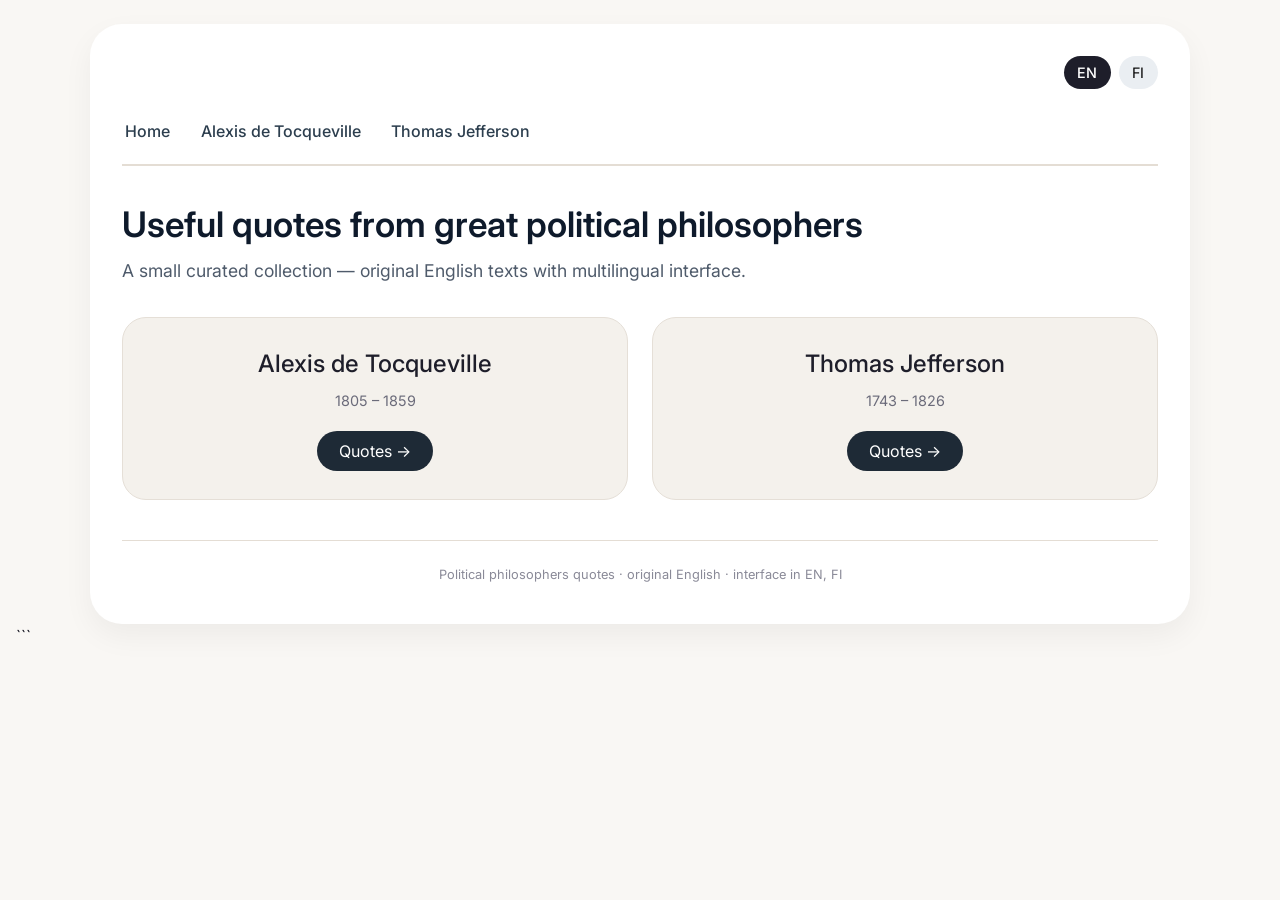
<file: index.html>
<!DOCTYPE html>
<html lang="en">
<head>
  <meta charset="UTF-8">
  <meta name="viewport" content="width=device-width, initial-scale=1.0">
  <title>Political Philosophers · Quotes</title>
  <link rel="preconnect" href="https://fonts.googleapis.com">
  <link href="https://fonts.googleapis.com/css2?family=Inter:opsz,wght@14..32,400;14..32,500;14..32,600&display=swap" rel="stylesheet">
  <style>
    * { margin: 0; padding: 0; box-sizing: border-box; }
    body {
      font-family: 'Inter', system-ui, sans-serif;
      background: #f9f7f4; color: #1e1e2a; line-height: 1.5; padding: 1.5rem 1rem;
    }
    .container {
      max-width: 1100px; margin: 0 auto; background: #fff;
      border-radius: 2rem; box-shadow: 0 12px 30px rgba(0,0,0,.05);
      padding: 2rem 2rem 2.5rem;
    }
    .lang-bar {
      display: flex; justify-content: flex-end; gap: .5rem;
      margin-bottom: 1.5rem; font-size: .9rem;
    }
    .lang-bar button {
      background: #eaeef2; border: none; padding: .35rem .85rem;
      border-radius: 30px; cursor: pointer; font: inherit;
      transition: background .2s, color .2s;
    }
    .lang-bar button:hover { background: #dde3e9; }
    .lang-bar button.active { background: #1e1e2a; color: #fff; font-weight: 500; }

    h1 { font-size: 2.2rem; font-weight: 600; margin-bottom: .5rem; color: #0e1a2b; }
    h2 { font-size: 1.7rem; font-weight: 500; margin-bottom: 1.25rem;
         border-left: 5px solid #b7a68b; padding-left: 1rem; }
    .subhead { color: #4f5b6b; margin-bottom: 2rem; font-size: 1.1rem; }

    .top-nav {
      display: flex; flex-wrap: wrap; gap: .75rem 1.5rem;
      margin-bottom: 2rem; padding-bottom: .75rem;
      border-bottom: 2px solid #e4ddd4;
    }
    .top-nav a {
      font-weight: 500; padding: .4rem .2rem; color: #2c3e4e;
      border-bottom: 2px solid transparent; transition: border-color .2s;
      cursor: pointer;
    }
    .top-nav a:hover { border-bottom-color: #b7a68b; }

    .authors-grid { display: flex; flex-wrap: wrap; gap: 1.5rem; margin-top: 1rem; }
    .author-card {
      flex: 1 1 220px; background: #f4f1ec; padding: 1.75rem 1.5rem;
      border-radius: 1.5rem; border: 1px solid #e5dfd7; text-align: center;
      transition: transform .15s, box-shadow .2s;
    }
    .author-card:hover { transform: translateY(-3px); box-shadow: 0 12px 22px -8px rgba(0,0,0,.1); }
    .author-card h3 { font-size: 1.5rem; font-weight: 500; margin-bottom: .5rem; }
    .author-card .years { font-size: .9rem; color: #6b6b7a; margin-bottom: 1.2rem; }
    .author-card .btn {
      display: inline-block; background: #1e2a36; color: #fff;
      padding: .5rem 1.4rem; border-radius: 40px; font-size: .9rem;
      cursor: pointer; border: none; font: inherit;
    }
    .author-card .btn:hover { background: #2f4050; }

    .quote-list { display: flex; flex-direction: column; gap: 2rem; margin-top: 1.5rem; }
    .quote-item {
      background: #faf8f5; padding: 1.5rem 1.8rem; border-radius: 1.5rem;
      border-left: 6px solid #b7a68b;
    }
    .quote-text { font-size: 1.2rem; font-style: italic; margin-bottom: .8rem; line-height: 1.6; }
    .quote-source {
      font-size: .9rem; color: #5a6675; display: flex;
      justify-content: space-between; flex-wrap: wrap; gap: .5rem;
    }
    .quote-lang {
      background: #e4ddd4; padding: .2rem .75rem; border-radius: 20px;
      font-size: .75rem; font-weight: 600; text-transform: uppercase;
    }
    .back-link { display: inline-block; margin-top: 2rem; color: #4f5b6b;
      border-bottom: 1px dashed #b7a68b; cursor: pointer; }
    .back-link:hover { color: #1e1e2a; border-bottom-style: solid; }

    @media (max-width: 600px) {
      .container { padding: 1.5rem 1.25rem; }
      h1 { font-size: 1.8rem; } h2 { font-size: 1.4rem; }
      .quote-item { padding: 1.25rem; } .quote-text { font-size: 1.05rem; }
    }
    .page { display: none; }
    .page.active { display: block; }
  </style>
</head>
<body>
<div class="container">

  <!-- LANGUAGE BUTTONS — only EN and FI -->
  <div class="lang-bar" id="langBar">
    <button data-lang="en" class="active">EN</button>
    <button data-lang="fi">FI</button>
  </div>

  <nav class="top-nav" id="topNav"></nav>

  <div id="home" class="page active">
    <h1 id="homeTitle"></h1>
    <p class="subhead" id="homeSub"></p>
    <div class="authors-grid" id="authorsGrid"></div>
  </div>

  <div id="authorPage" class="page">
    <h2 id="authorName"></h2>
    <div class="quote-list" id="quoteList"></div>
    <a class="back-link" data-page="home" id="backLink"></a>
  </div>

  <div style="margin-top:2.5rem;font-size:.8rem;color:#8a8a98;border-top:1px solid #e4ddd4;padding-top:1.5rem;text-align:center;">
    Political philosophers quotes · original English · interface in EN, FI
  </div>
</div>

<script>
/* =========================================================
   1. UI TRANSLATIONS — English + Finnish only
   ========================================================= */
const ui = {
  en: {
    homeTitle: "Useful quotes from great political philosophers",
    homeSub: "A small curated collection — original English texts with multilingual interface.",
    quotesBtn: "Quotes →",
    back: "← Back to home",
    home: "Home"
  },
  fi: {
    homeTitle: "Hyödyllisiä sitaatteja suurilta poliittisilta filosofeilta",
    homeSub: "Pieni valikoima — alkuperäiset englanninkieliset tekstit ja monikielinen käyttöliittymä.",
    quotesBtn: "Sitaatit →",
    back: "← Takaisin etusivulle",
    home: "Etusivu"
  }
};

/* =========================================================
   2. AUTHORS + QUOTES DATA
   Each quote: text in en + fi (fi optional, falls back to en),
   source per language, originLang marks the original language.
   ========================================================= */
const authors = [
  {
    id: "tocqueville",
    name: "Alexis de Tocqueville",
    years: "1805 – 1859",
    quotes: [
      {
        originLang: "en",
        text: {
          en: "The greatness of America lies not in being more enlightened than any other nation, but rather in her ability to repair her faults.",
          fi: "Amerikan suuruus ei ole siinä, että se olisi valistuneempi kuin muut kansat, vaan kyvyssä korjata virheensä."
        },
        source: {
          en: "Democracy in America",
          fi: "Demokratia Amerikassa"
        }
      },
      {
        originLang: "en",
        text: {
          en: "Liberty cannot be established without morality, nor morality without faith.",
          fi: "Vapautta ei voi perustaa ilman moraalia, eikä moraalia ilman uskoa."
        },
        source: {
          en: "Democracy in America",
          fi: "Demokratia Amerikassa"
        }
      }
    ]
  },
  {
    id: "jefferson",
    name: "Thomas Jefferson",
    years: "1743 – 1826",
    quotes: [
      {
        originLang: "en",
        text: {
          en: "I cannot live without books.",
          fi: "En voi elää ilman kirjoja."
        },
        source: {
          en: "letter to John Adams",
          fi: "kirje John Adamsille"
        }
      },
      {
        originLang: "en",
        text: {
          en: "The tree of liberty must be refreshed from time to time with the blood of patriots and tyrants.",
          fi: "Vapauden puuta on ajoittain virvoitettava patrioottien ja tyrannien verellä."
        },
        source: {
          en: "letter to William S. Smith",
          fi: "kirje William S. Smithille"
        }
      }
    ]
  }
];

/* =========================================================
   3. STATE + RENDER
   ========================================================= */
let currentLang = "en";
let currentPage = "home"; // "home" or author id

const $ = sel => document.querySelector(sel);

function t(key) {
  return (ui[currentLang] && ui[currentLang][key]) || ui.en[key];
}

// pick text in current language, fallback to English
function pick(obj) {
  if (!obj) return "";
  return obj[currentLang] || obj.en || "";
}

function renderNav() {
  const nav = $("#topNav");
  let html = `<a data-page="home">${t("home")}</a>`;
  authors.forEach(a => {
    html += `<a data-page="${a.id}">${a.name}</a>`;
  });
  nav.innerHTML = html;
  nav.querySelectorAll("a").forEach(el => {
    el.addEventListener("click", () => {
      currentPage = el.dataset.page;
      render();
      window.scrollTo({ top: 0, behavior: "smooth" });
    });
  });
}

function renderHome() {
  $("#homeTitle").textContent = t("homeTitle");
  $("#homeSub").textContent = t("homeSub");
  const grid = $("#authorsGrid");
  grid.innerHTML = authors.map(a => `
    <div class="author-card">
      <h3>${a.name}</h3>
      <div class="years">${a.years}</div>
      <button class="btn" data-page="${a.id}">${t("quotesBtn")}</button>
    </div>
  `).join("");
  grid.querySelectorAll("[data-page]").forEach(el => {
    el.addEventListener("click", () => {
      currentPage = el.dataset.page;
      render();
      window.scrollTo({ top: 0, behavior: "smooth" });
    });
  });
}

function renderAuthor(author) {
  $("#authorName").textContent = author.name;
  const list = $("#quoteList");
  list.innerHTML = author.quotes.map(q => {
    const text = pick(q.text);
    const src = pick(q.source);
    const langLabel = currentLang.toUpperCase();
    return `
      <div class="quote-item">
        <div class="quote-text">“${text}”</div>
        <div class="quote-source">
          <span>— ${author.name}${src ? ", " + src : ""}</span>
          <span class="quote-lang">${langLabel}</span>
        </div>
      </div>
    `;
  }).join("");
  $("#backLink").textContent = t("back");
  $("#backLink").onclick = () => { currentPage = "home"; render(); };
}

function render() {
  document.querySelectorAll("#langBar button").forEach(b => {
    b.classList.toggle("active", b.dataset.lang === currentLang);
  });
  renderNav();

  document.querySelectorAll(".page").forEach(p => p.classList.remove("active"));
  if (currentPage === "home") {
    $("#home").classList.add("active");
    renderHome();
  } else {
    const author = authors.find(a => a.id === currentPage);
    if (!author) { currentPage = "home"; return render(); }
    $("#authorPage").classList.add("active");
    renderAuthor(author);
  }
}

/* =========================================================
   4. LANGUAGE SWITCH HANDLER
   ========================================================= */
document.querySelectorAll("#langBar button").forEach(btn => {
  btn.addEventListener("click", () => {
    currentLang = btn.dataset.lang;
    render();
  });
});

/* =========================================================
   5. INIT
   ========================================================= */
render();
</script>
</body>
</html>
```
</file>
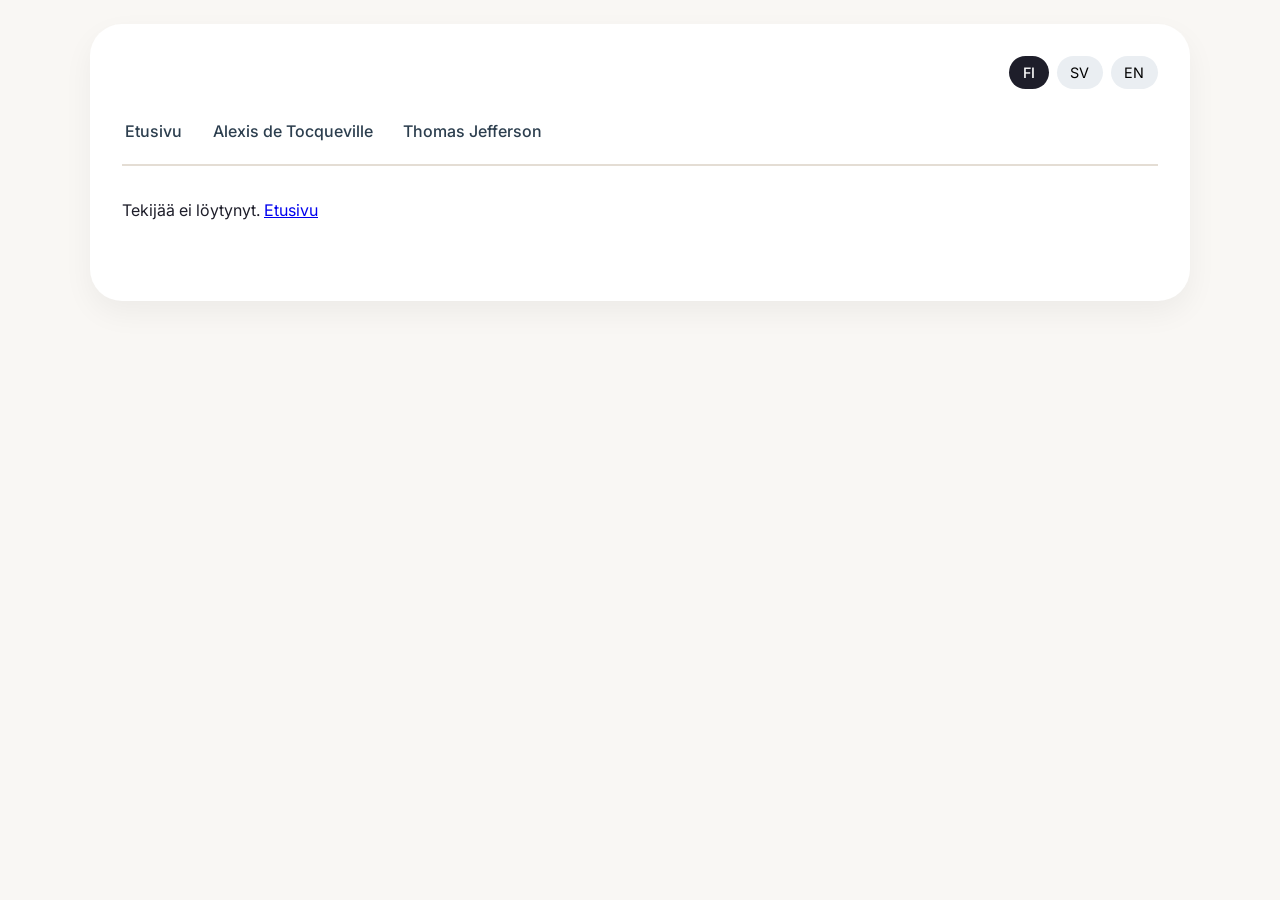
<file: author.html>
<!DOCTYPE html>
<html lang="fi">
<head>
  <meta charset="UTF-8">
  <meta name="viewport" content="width=device-width, initial-scale=1.0">
  <title>Sitaatit · Quotes</title>
  <link rel="preconnect" href="https://fonts.googleapis.com">
  <link href="https://fonts.googleapis.com/css2?family=Inter:opsz,wght@14..32,400;14..32,500;14..32,600&display=swap" rel="stylesheet">
  <link rel="stylesheet" href="css/style.css">
</head>
<body data-page="author">
  <div class="container">

    <!-- Language buttons: FI (primary), SV, EN -->
    <div class="lang-bar" id="langBar">
      <button data-lang="fi">FI</button>
      <button data-lang="sv">SV</button>
      <button data-lang="en">EN</button>
    </div>

    <nav class="top-nav" id="topNav"></nav>

    <h2 id="authorName"></h2>
    <div class="quote-list" id="quoteList"></div>

    <a class="back-link" id="backLink" href="index.html"></a>

  </div>

  <script src="js/i18n.js"></script>
  <script src="js/config.js"></script>
  <script src="js/app.js"></script>
</body>
</html>
</file>
<file: css/style.css>
/* ============================================================
   GLOBAL STYLES — shared by all pages
   ============================================================ */
* { margin: 0; padding: 0; box-sizing: border-box; }

body {
  font-family: 'Inter', system-ui, -apple-system, sans-serif;
  background: #f9f7f4; color: #1e1e2a; line-height: 1.5;
  padding: 1.5rem 1rem;
}
.container {
  max-width: 1100px; margin: 0 auto; background: #fff;
  border-radius: 2rem; box-shadow: 0 12px 30px rgba(0,0,0,.05);
  padding: 2rem 2rem 2.5rem;
}

/* ---------- Language bar ---------- */
.lang-bar {
  display: flex; justify-content: flex-end; gap: .5rem;
  margin-bottom: 1.5rem; font-size: .9rem;
}
.lang-bar button {
  background: #eaeef2; border: none; padding: .35rem .85rem;
  border-radius: 30px; cursor: pointer; font: inherit;
  transition: background .2s, color .2s;
}
.lang-bar button:hover { background: #dde3e9; }
.lang-bar button.active { background: #1e1e2a; color: #fff; font-weight: 500; }

/* ---------- Typography ---------- */
h1 { font-size: 2.2rem; font-weight: 600; margin-bottom: .5rem; color: #0e1a2b; }
h2 {
  font-size: 1.7rem; font-weight: 500; margin-bottom: 1.25rem;
  border-left: 5px solid #b7a68b; padding-left: 1rem;
}
.subhead { color: #4f5b6b; margin-bottom: 2rem; font-size: 1.1rem; }

/* ---------- Top navigation ---------- */
.top-nav {
  display: flex; flex-wrap: wrap; gap: .75rem 1.5rem;
  margin-bottom: 2rem; padding-bottom: .75rem;
  border-bottom: 2px solid #e4ddd4;
}
.top-nav a {
  font-weight: 500; padding: .4rem .2rem; color: #2c3e4e;
  border-bottom: 2px solid transparent; transition: border-color .2s;
  text-decoration: none;
}
.top-nav a:hover { border-bottom-color: #b7a68b; }

/* ---------- Home: author cards ---------- */
.authors-grid { display: flex; flex-wrap: wrap; gap: 1.5rem; margin-top: 1rem; }
.author-card {
  flex: 1 1 220px; background: #f4f1ec; padding: 1.75rem 1.5rem;
  border-radius: 1.5rem; border: 1px solid #e5dfd7; text-align: center;
  transition: transform .15s, box-shadow .2s;
}
.author-card:hover { transform: translateY(-3px); box-shadow: 0 12px 22px -8px rgba(0,0,0,.1); }
.author-card h3 { font-size: 1.5rem; font-weight: 500; margin-bottom: .5rem; }
.author-card .years { font-size: .9rem; color: #6b6b7a; margin-bottom: 1.2rem; }
.author-card .btn {
  display: inline-block; background: #1e2a36; color: #fff;
  padding: .5rem 1.4rem; border-radius: 40px; font-size: .9rem;
  text-decoration: none; transition: background .2s;
}
.author-card .btn:hover { background: #2f4050; }

/* ---------- Author page: quotes ---------- */
.quote-list { display: flex; flex-direction: column; gap: 2rem; margin-top: 1.5rem; }
.quote-item {
  background: #faf8f5; padding: 1.5rem 1.8rem; border-radius: 1.5rem;
  border-left: 6px solid #b7a68b;
}
.quote-text { font-size: 1.2rem; font-style: italic; margin-bottom: .8rem; line-height: 1.6; }
.quote-source {
  font-size: .9rem; color: #5a6675; display: flex;
  justify-content: space-between; flex-wrap: wrap; gap: .5rem;
}
.quote-lang {
  background: #e4ddd4; padding: .2rem .75rem; border-radius: 20px;
  font-size: .75rem; font-weight: 600; text-transform: uppercase;
}

/* ---------- Back link ---------- */
.back-link {
  display: inline-block; margin-top: 2rem; color: #4f5b6b;
  border-bottom: 1px dashed #b7a68b; text-decoration: none;
}
.back-link:hover { color: #1e1e2a; border-bottom-style: solid; }

/* ---------- Responsive ---------- */
@media (max-width: 600px) {
  .container { padding: 1.5rem 1.25rem; }
  h1 { font-size: 1.8rem; } h2 { font-size: 1.4rem; }
  .quote-item { padding: 1.25rem; } .quote-text { font-size: 1.05rem; }
}
</file>
